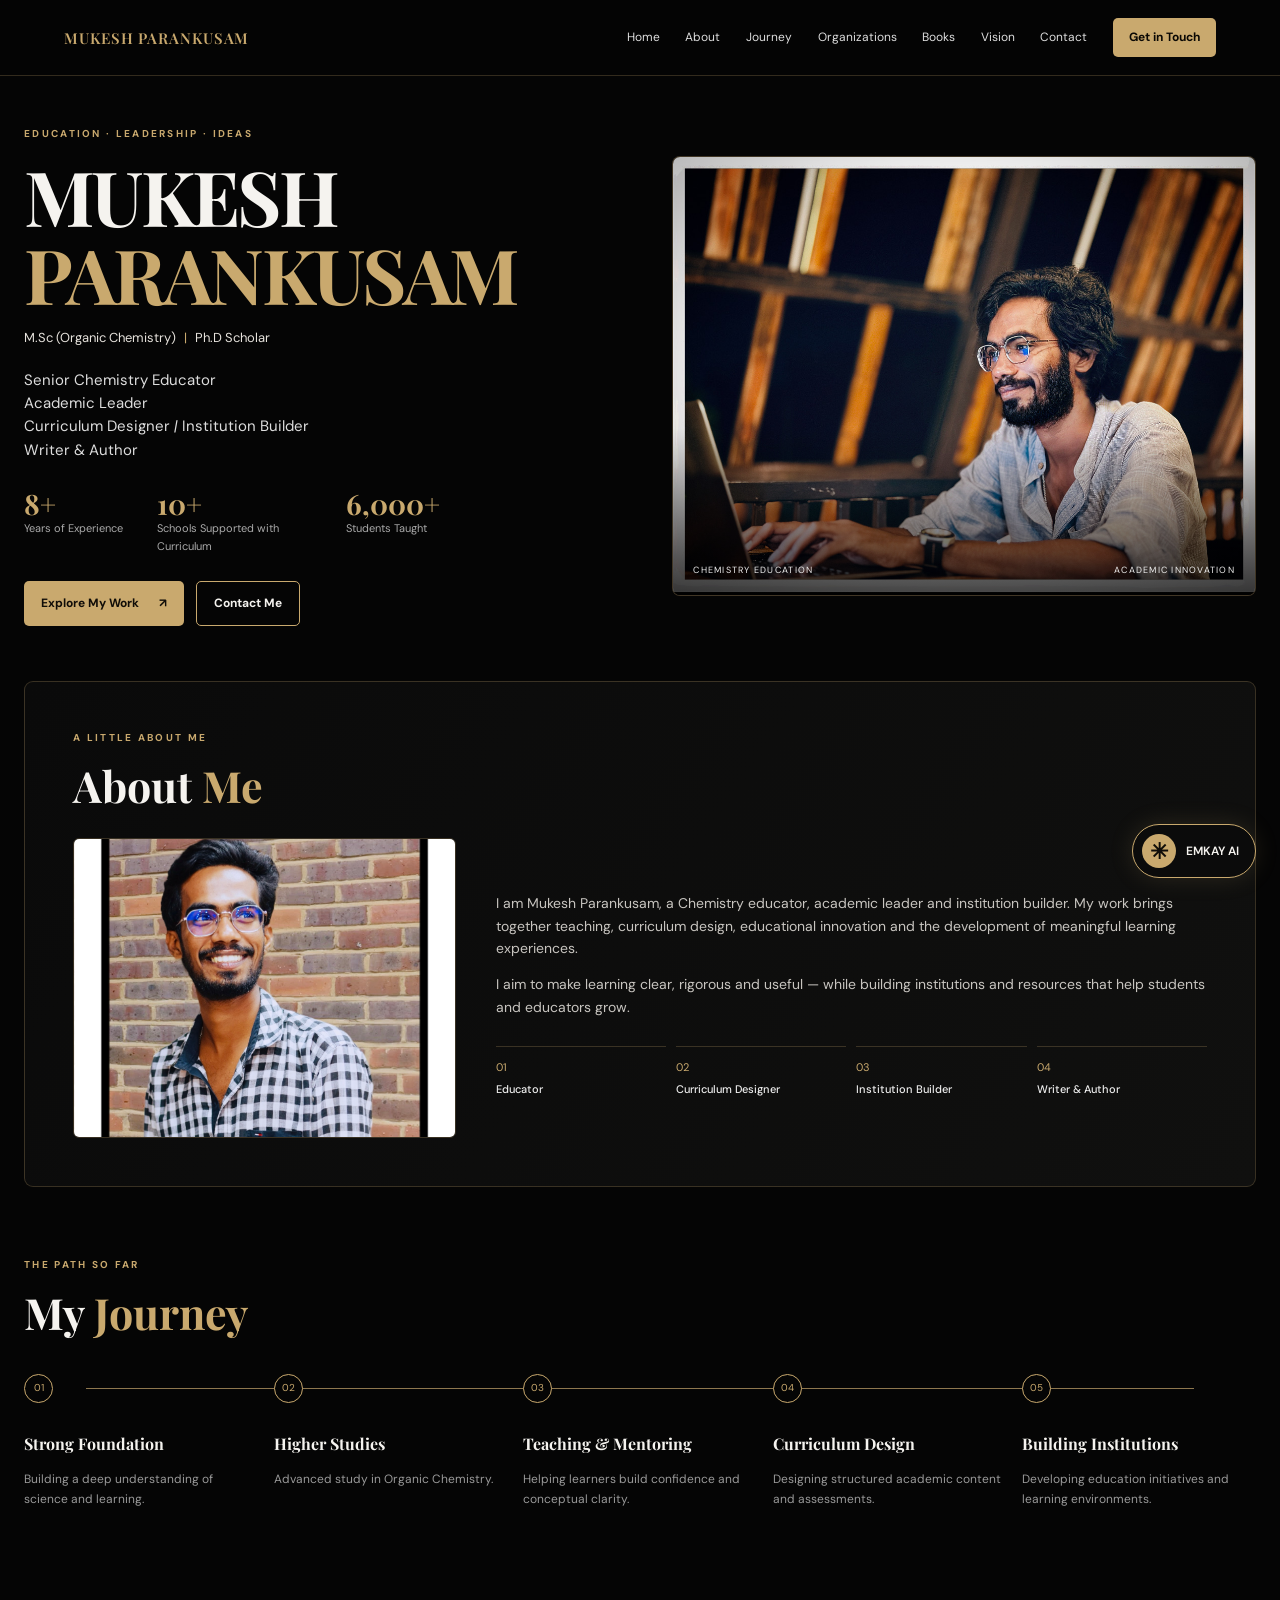
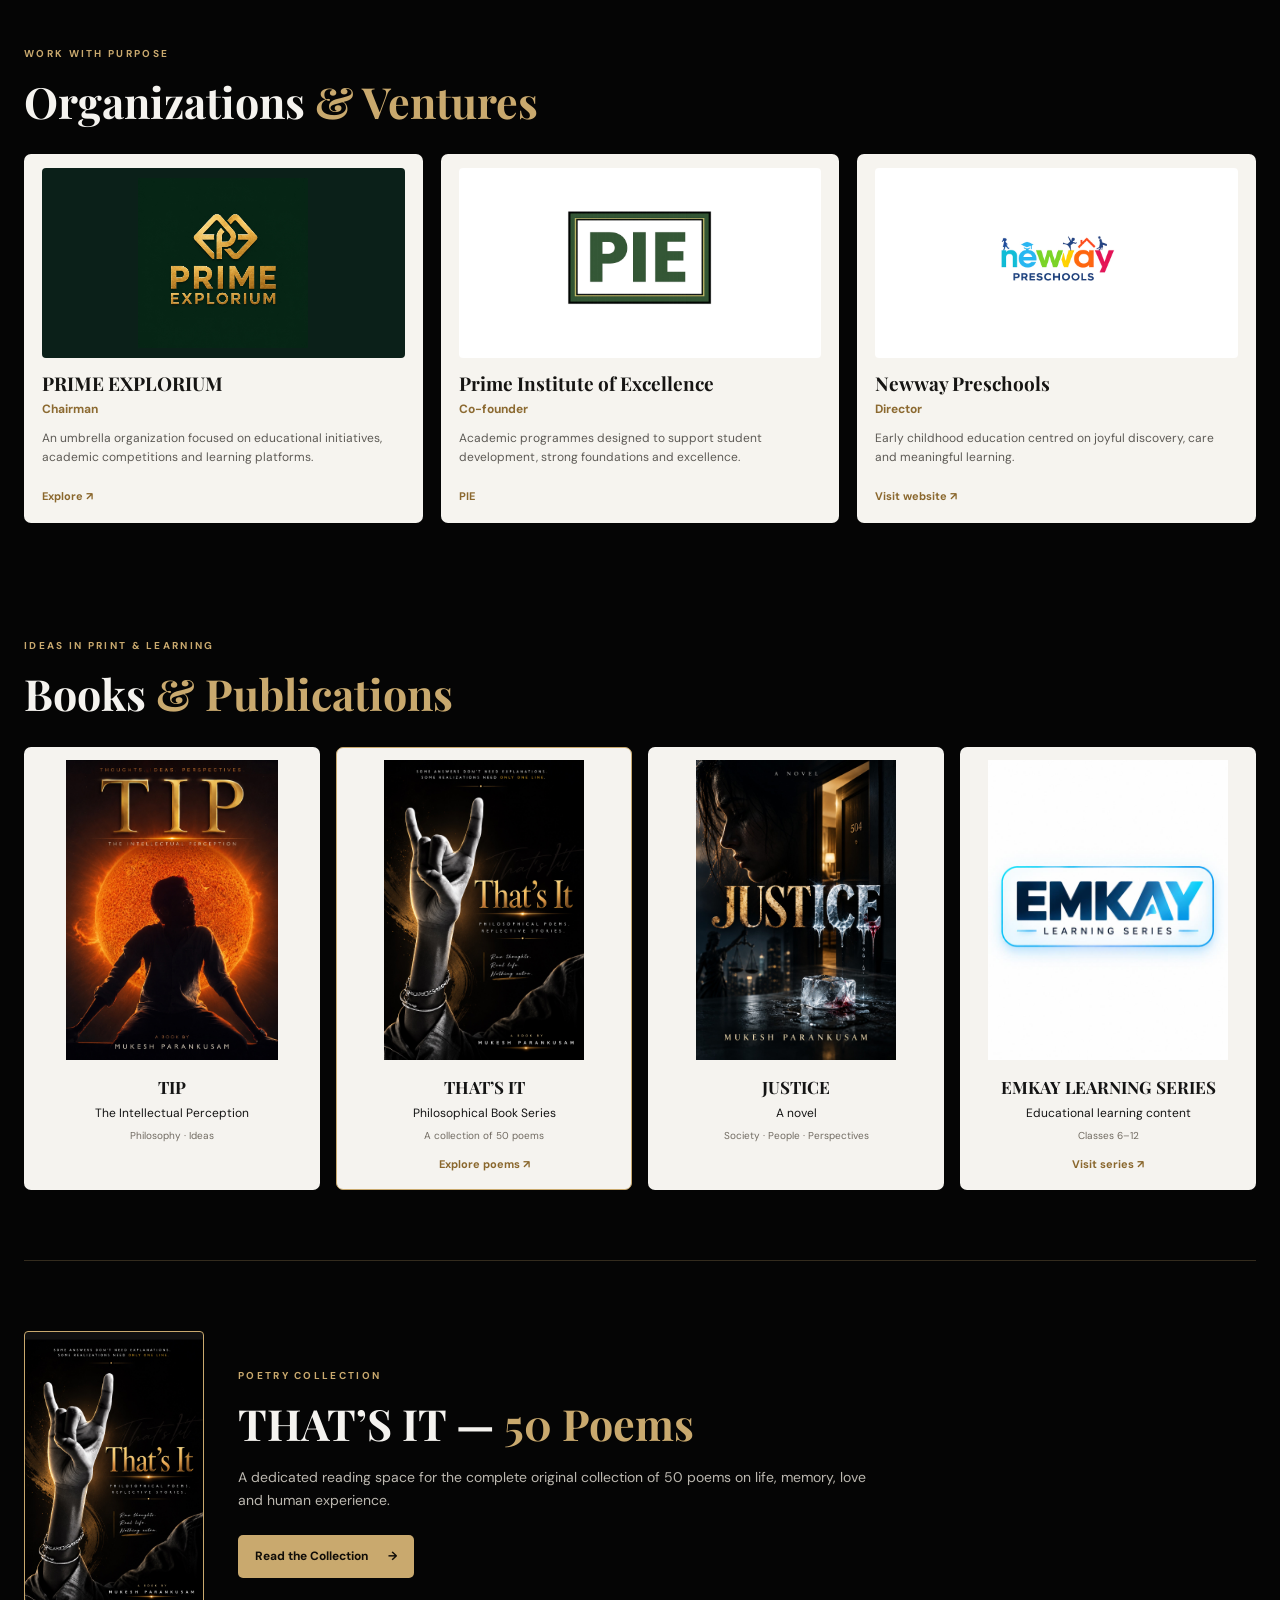
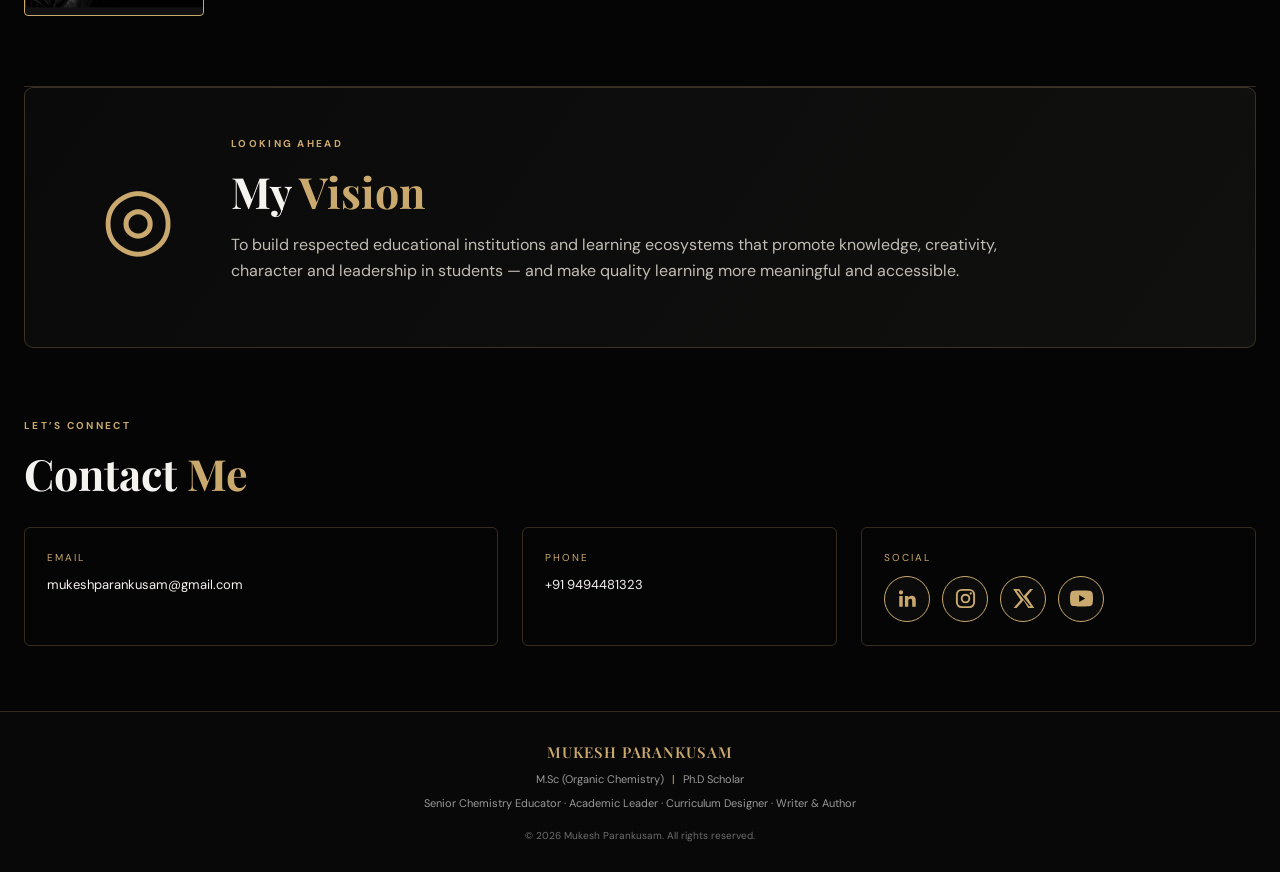
<file: index.html>
<!doctype html>
<html lang="en">
<head>
<meta charset="utf-8"><meta name="viewport" content="width=device-width,initial-scale=1">
<title>Mukesh Parankusam | Chemistry Educator & Academic Leader</title>
<meta name="description" content="Official portfolio of Mukesh Parankusam — Senior Chemistry Educator, Academic Leader, Curriculum Designer, Institution Builder, Writer and Author.">
<meta name="theme-color" content="#050505"><link rel="preconnect" href="https://fonts.googleapis.com"><link rel="preconnect" href="https://fonts.gstatic.com" crossorigin><link href="https://fonts.googleapis.com/css2?family=DM+Sans:wght@400;500;600;700&family=Playfair+Display:wght@500;600;700&display=swap" rel="stylesheet"><link rel="stylesheet" href="assets/css/style.css">
</head>
<body>
<div class="preloader" id="preloader"><div class="loader-name">MUKESH PARANKUSAM</div><div class="loader-line"><span></span></div><small>Loading portfolio</small></div>
<header class="site-header"><a class="brand" href="#home">MUKESH PARANKUSAM</a><button class="menu-toggle" aria-label="Open navigation" aria-expanded="false">☰</button><nav class="nav" id="nav"><a href="#home">Home</a><a href="#about">About</a><a href="#journey">Journey</a><a href="#organizations">Organizations</a><a href="#books">Books</a><a href="#vision">Vision</a><a href="#contact">Contact</a><a class="nav-cta" href="#contact">Get in Touch</a></nav></header>
<main>
<section class="hero section-wrap" id="home"><div class="hero-copy"><p class="eyebrow">EDUCATION · LEADERSHIP · IDEAS</p><h1>MUKESH<br><span>PARANKUSAM</span></h1><p class="qualification">M.Sc (Organic Chemistry) <i>|</i> Ph.D Scholar</p><p class="roles">Senior Chemistry Educator<br>Academic Leader<br>Curriculum Designer <i>|</i> Institution Builder<br>Writer &amp; Author</p><div class="stats"><div><strong>8+</strong><span>Years of Experience</span></div><div><strong>10+</strong><span>Schools Supported with Curriculum</span></div><div><strong>6,000+</strong><span>Students Taught</span></div></div><div class="hero-actions"><a class="button gold" href="#organizations">Explore My Work <span>↗</span></a><a class="button outline" href="#contact">Contact Me</a></div></div><div class="hero-image"><img src="assets/images/profile-hero.jpeg" alt="Mukesh Parankusam working at a laptop"><div class="image-caption"><span>CHEMISTRY EDUCATION</span><span>ACADEMIC INNOVATION</span></div></div></section>
<section class="about section-wrap panel" id="about"><div class="section-heading"><p class="eyebrow">A LITTLE ABOUT ME</p><h2>About <em>Me</em></h2></div><div class="about-grid"><div class="about-image"><img src="assets/images/profile-about.jpeg" alt="Portrait of Mukesh Parankusam"></div><div class="about-copy"><p>I am Mukesh Parankusam, a Chemistry educator, academic leader and institution builder. My work brings together teaching, curriculum design, educational innovation and the development of meaningful learning experiences.</p><p>I aim to make learning clear, rigorous and useful — while building institutions and resources that help students and educators grow.</p><div class="skill-row"><span>01 <b>Educator</b></span><span>02 <b>Curriculum Designer</b></span><span>03 <b>Institution Builder</b></span><span>04 <b>Writer &amp; Author</b></span></div></div></div></section>
<section class="journey section-wrap" id="journey"><div class="section-heading"><p class="eyebrow">THE PATH SO FAR</p><h2>My <em>Journey</em></h2></div><div class="timeline"><div><span class="timeline-dot">01</span><h3>Strong Foundation</h3><p>Building a deep understanding of science and learning.</p></div><div><span class="timeline-dot">02</span><h3>Higher Studies</h3><p>Advanced study in Organic Chemistry.</p></div><div><span class="timeline-dot">03</span><h3>Teaching &amp; Mentoring</h3><p>Helping learners build confidence and conceptual clarity.</p></div><div><span class="timeline-dot">04</span><h3>Curriculum Design</h3><p>Designing structured academic content and assessments.</p></div><div><span class="timeline-dot">05</span><h3>Building Institutions</h3><p>Developing education initiatives and learning environments.</p></div></div></section>
<section class="section-wrap" id="organizations"><div class="section-heading"><p class="eyebrow">WORK WITH PURPOSE</p><h2>Organizations <em>&amp; Ventures</em></h2></div><div class="org-grid"><a class="org-card" href="https://primeexplorium.org" target="_blank" rel="noopener"><div class="logo-area dark"><img src="assets/images/prime-explorium.jpeg" alt="PRIME EXPLORIUM logo"></div><h3>PRIME EXPLORIUM</h3><p class="role-label">Chairman</p><p>An umbrella organization focused on educational initiatives, academic competitions and learning platforms.</p><span class="card-link">Explore ↗</span></a><a class="org-card" href="#organizations"><div class="logo-area"><img src="assets/images/pie.jpeg" alt="Prime Institute of Excellence logo"></div><h3>Prime Institute of Excellence</h3><p class="role-label">Co-founder</p><p>Academic programmes designed to support student development, strong foundations and excellence.</p><span class="card-link">PIE</span></a><a class="org-card" href="http://mukeshparankusam.co.in/newway-school-website/" target="_blank" rel="noopener"><div class="logo-area"><img src="assets/images/newway.jpeg" alt="Newway Preschools logo"></div><h3>Newway Preschools</h3><p class="role-label">Director</p><p>Early childhood education centred on joyful discovery, care and meaningful learning.</p><span class="card-link">Visit website ↗</span></a></div></section>
<section class="section-wrap books-section" id="books"><div class="section-heading"><p class="eyebrow">IDEAS IN PRINT &amp; LEARNING</p><h2>Books <em>&amp; Publications</em></h2></div><div class="book-grid"><article class="book-card"><img src="assets/images/tip.jpeg" alt="TIP — The Intellectual Perception book cover"><h3>TIP</h3><p>The Intellectual Perception</p><span>Philosophy · Ideas</span></article><a class="book-card featured-book" href="poems.html"><img src="assets/images/thats-it.jpeg" alt="THAT'S IT book cover"><h3>THAT’S IT</h3><p>Philosophical Book Series</p><span>A collection of 50 poems</span><span class="card-link">Explore poems ↗</span></a><article class="book-card"><img src="assets/images/justice.jpeg" alt="JUSTICE book cover"><h3>JUSTICE</h3><p>A novel</p><span>Society · People · Perspectives</span></article><a class="book-card" href="http://mukeshparankusam.co.in/emkay-learning-series/" target="_blank" rel="noopener"><img src="assets/images/emkay-learning-series.jpeg" alt="EMKAY LEARNING SERIES logo"><h3>EMKAY LEARNING SERIES</h3><p>Educational learning content</p><span>Classes 6–12</span><span class="card-link">Visit series ↗</span></a></div></section>
<section class="poem-promo section-wrap"><div class="promo-cover"><img src="assets/images/thats-it.jpeg" alt="THAT'S IT cover"></div><div><p class="eyebrow">POETRY COLLECTION</p><h2>THAT’S IT — <em>50 Poems</em></h2><p>A dedicated reading space for the complete original collection of 50 poems on life, memory, love and human experience.</p><a class="button gold" href="poems.html">Read the Collection <span>→</span></a></div></section>
<section class="vision section-wrap panel" id="vision"><div class="vision-symbol" aria-hidden="true">◎</div><div><p class="eyebrow">LOOKING AHEAD</p><h2>My <em>Vision</em></h2><p>To build respected educational institutions and learning ecosystems that promote knowledge, creativity, character and leadership in students — and make quality learning more meaningful and accessible.</p></div></section>
<section class="section-wrap contact-section" id="contact"><div class="section-heading"><p class="eyebrow">LET’S CONNECT</p><h2>Contact <em>Me</em></h2></div><div class="contact-grid"><div><span class="contact-label">EMAIL</span><a href="mailto:mukeshparankusam@gmail.com">mukeshparankusam@gmail.com</a></div><div><span class="contact-label">PHONE</span><a href="tel:+919494481323">+91 9494481323</a></div><div><span class="contact-label">SOCIAL</span><div class="socials" aria-label="Social media links">
<a class="social-icon" href="https://www.linkedin.com/in/mukesh-parankusam-172192324" target="_blank" rel="noopener noreferrer" aria-label="LinkedIn" title="LinkedIn"><svg viewBox="0 0 24 24" aria-hidden="true"><path d="M5.2 3.5a2.2 2.2 0 1 1 0 4.4 2.2 2.2 0 0 1 0-4.4ZM3.4 9.5H7v11H3.4Zm5.9 0h3.5V11h.1a3.8 3.8 0 0 1 3.4-1.8c3.6 0 4.3 2.3 4.3 5.3v6h-3.7v-5.3c0-1.3 0-3-1.9-3s-2.2 1.4-2.2 2.9v5.4H9.3Z"/></svg></a>
<a class="social-icon" href="https://www.instagram.com/lordemkay/" target="_blank" rel="noopener noreferrer" aria-label="Instagram" title="Instagram"><svg viewBox="0 0 24 24" aria-hidden="true"><rect x="3" y="3" width="18" height="18" rx="5" fill="none" stroke="currentColor" stroke-width="2"/><circle cx="12" cy="12" r="4" fill="none" stroke="currentColor" stroke-width="2"/><circle cx="17.5" cy="6.8" r="1.2"/></svg></a>
<a class="social-icon" href="https://x.com/lordemkay" target="_blank" rel="noopener noreferrer" aria-label="X" title="X"><svg viewBox="0 0 24 24" aria-hidden="true"><path d="M18.9 2H22l-6.8 7.8L23.2 22h-6.3L12 13.9 4.8 22H1.7l7.3-8.4L1.2 2h6.5l4.5 7.5Zm-1.1 18h1.7L6.6 3.9H4.8Z"/></svg></a>
<a class="social-icon" href="https://www.youtube.com/@EmkayLearningSeries" target="_blank" rel="noopener noreferrer" aria-label="YouTube — EMKAY LEARNING SERIES" title="YouTube"><svg viewBox="0 0 24 24" aria-hidden="true"><path d="M23.5 6.2a3 3 0 0 0-2.1-2.1C19.5 3.6 12 3.6 12 3.6s-7.5 0-9.4.5A3 3 0 0 0 .5 6.2 31 31 0 0 0 0 12a31 31 0 0 0 .5 5.8 3 3 0 0 0 2.1 2.1c1.9.5 9.4.5 9.4.5s7.5 0 9.4-.5a3 3 0 0 0 2.1-2.1A31 31 0 0 0 24 12a31 31 0 0 0-.5-5.8ZM9.6 15.7V8.3l6.3 3.7Z"/></svg></a>
</div></div></div></section>
</main><footer class="footer"><a class="brand" href="#home">MUKESH PARANKUSAM</a><p>M.Sc (Organic Chemistry) <i>|</i> Ph.D Scholar</p><p>Senior Chemistry Educator · Academic Leader · Curriculum Designer · Writer &amp; Author</p><span>© <span id="year"></span> Mukesh Parankusam. All rights reserved.</span></footer>
<button class="ai-launcher" id="aiLauncher" aria-label="Open EMKAY AI chat"><span class="ai-orb">✳</span><span>EMKAY AI</span></button><aside class="chat-panel" id="chatPanel" aria-label="EMKAY AI chat" aria-hidden="true"><div class="chat-head"><div><span class="ai-dot"></span><strong>EMKAY AI</strong><small>Website assistant</small></div><button id="chatClose" aria-label="Close chat">×</button></div><div class="chat-messages" id="chatMessages"><div class="chat-bubble bot">Hello! I’m EMKAY AI. Ask me about Mukesh Parankusam, his work, books, education or learning resources.</div></div><form class="chat-form" id="chatForm"><input id="chatInput" aria-label="Your question" placeholder="Type your question…" autocomplete="off" required><button aria-label="Send message">↑</button></form><div class="chat-actions"><button type="button" id="chatNew">New conversation</button><span class="chat-note" id="chatStatus">Ask EMKAY AI about education, books, or my work.</span></div></aside>
<script src="assets/js/config.js"></script><script src="assets/js/main.js"></script>
</body></html>
</file>
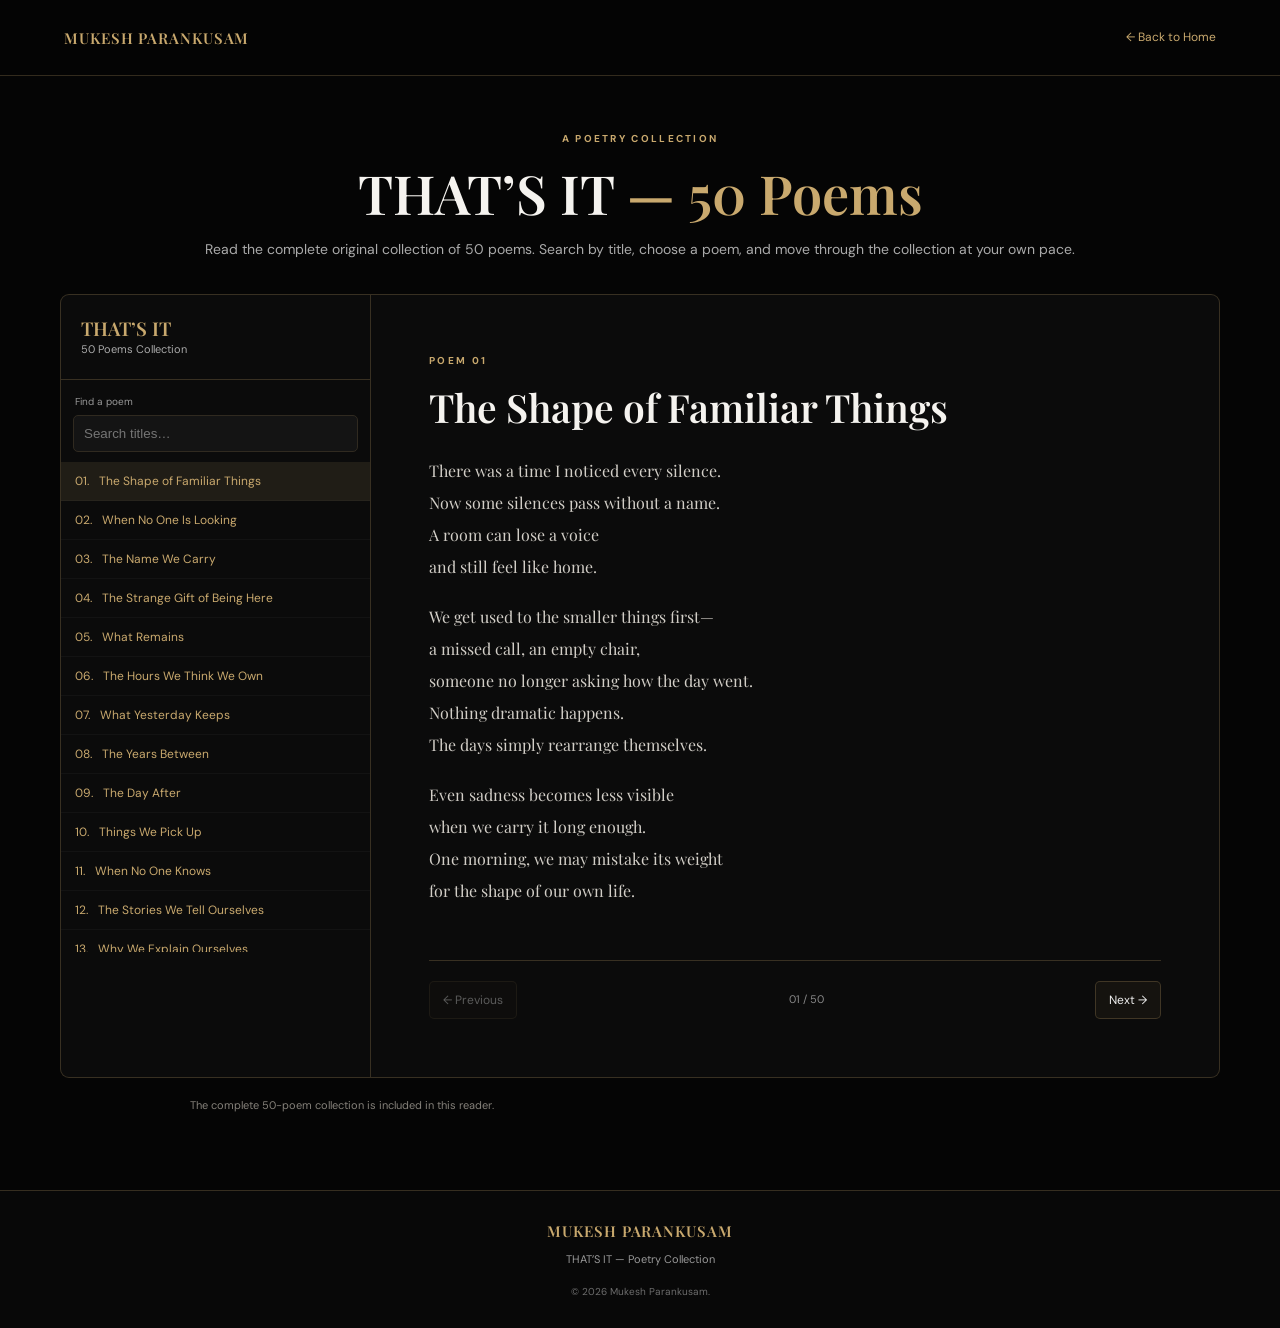
<file: poems.html>
<!doctype html><html lang="en"><head><meta charset="utf-8"><meta name="viewport" content="width=device-width,initial-scale=1"><title>THAT’S IT — 50 Poems | Mukesh Parankusam</title><meta name="description" content="Read the THAT’S IT poetry collection by Mukesh Parankusam."><link rel="preconnect" href="https://fonts.googleapis.com"><link href="https://fonts.googleapis.com/css2?family=DM+Sans:wght@400;500;600;700&family=Playfair+Display:wght@500;600;700&display=swap" rel="stylesheet"><link rel="stylesheet" href="assets/css/style.css"><link rel="stylesheet" href="assets/css/poems.css"></head><body><header class="site-header"><a class="brand" href="index.html">MUKESH PARANKUSAM</a><a class="back-home" href="index.html">← Back to Home</a></header><main class="poems-page"><div class="poems-intro"><p class="eyebrow">A POETRY COLLECTION</p><h1>THAT’S IT <em>— 50 Poems</em></h1><p>Read the complete original collection of 50 poems. Search by title, choose a poem, and move through the collection at your own pace.</p></div><div class="poem-reader"><aside class="poem-sidebar"><div class="sidebar-title"><strong>THAT’S IT</strong><span>50 Poems Collection</span></div><label class="search-label" for="poemSearch">Find a poem</label><input id="poemSearch" type="search" placeholder="Search titles…"><div class="poem-list" id="poemList" aria-label="Poem list"></div></aside><article class="poem-content"><p class="eyebrow" id="poemNumber">POEM 01</p><h2 id="poemTitle">A New Beginning</h2><div class="poem-body" id="poemBody"><p>The original poem text will appear here when the collection manuscript is added.</p></div><div class="poem-nav"><button id="prevPoem">← Previous</button><span id="poemCounter">01 / 50</span><button id="nextPoem">Next →</button></div></article></div><p class="collection-note">The complete 50-poem collection is included in this reader.</p></main><footer class="footer"><a class="brand" href="index.html">MUKESH PARANKUSAM</a><p>THAT’S IT — Poetry Collection</p><span>© <span id="year"></span> Mukesh Parankusam.</span></footer><script src="assets/js/poems-data.js"></script><script src="assets/js/poems.js"></script></body></html>
</file>
<file: assets/css/style.css>
:root{--black:#050505;--soft:#0b0b0b;--panel:#111;--white:#f5f3ef;--silver:#b8b8b8;--gold:#c9a96e;--line:rgba(201,169,110,.24);--serif:'Playfair Display',Georgia,serif;--sans:'DM Sans',Arial,sans-serif}*{box-sizing:border-box}html{scroll-behavior:smooth;scroll-padding-top:86px}body{margin:0;background:var(--black);color:var(--white);font-family:var(--sans);line-height:1.6}a{color:inherit;text-decoration:none}img{display:block;max-width:100%}.preloader{position:fixed;inset:0;background:#030303;z-index:1000;display:flex;flex-direction:column;align-items:center;justify-content:center;gap:20px;transition:opacity .6s,visibility .6s}.preloader.done{opacity:0;visibility:hidden}.loader-name{font-family:var(--serif);letter-spacing:.22em;color:var(--gold);font-size:clamp(16px,2vw,25px);text-align:center}.loader-line{width:170px;height:2px;background:#29251f;overflow:hidden}.loader-line span{display:block;height:100%;background:var(--gold);animation:load 1.2s ease-in-out infinite}@keyframes load{from{width:0}to{width:100%}}.preloader small{color:#777;font-size:11px;letter-spacing:.15em}.site-header{height:76px;padding:0 clamp(20px,5vw,76px);display:flex;align-items:center;justify-content:space-between;gap:20px;border-bottom:1px solid var(--line);background:rgba(5,5,5,.92);position:sticky;top:0;z-index:50;backdrop-filter:blur(14px)}.brand{font-family:var(--serif);color:var(--gold);font-weight:600;letter-spacing:.06em;font-size:15px;white-space:nowrap}.nav{display:flex;align-items:center;gap:clamp(12px,2vw,27px);font-size:12px;color:#ddd}.nav a{transition:color .2s}.nav a:hover{color:var(--gold)}.nav-cta{background:var(--gold);color:#0a0804!important;padding:10px 16px;border-radius:5px;font-weight:700}.menu-toggle{display:none;background:none;border:1px solid var(--line);color:var(--gold);font-size:22px;border-radius:5px;padding:4px 10px}.section-wrap{width:min(1240px,calc(100% - 48px));margin:0 auto;padding:70px 0}.hero{display:grid;grid-template-columns:1fr .95fr;align-items:center;gap:34px;min-height:560px;padding-top:50px;padding-bottom:55px}.eyebrow{font-size:10px;letter-spacing:.23em;color:var(--gold);font-weight:700;margin:0 0 15px}.hero h1{font-family:var(--serif);font-size:clamp(42px,6vw,76px);line-height:1.02;letter-spacing:-.035em;margin:0 0 16px}.hero h1 span{color:var(--gold)}.qualification{font-size:13px;color:#e6e2dc}.qualification i,.footer i{color:var(--gold);font-style:normal;padding:0 5px}.roles{font-size:15px;line-height:1.55;color:#ddd;margin:20px 0}.stats{display:flex;gap:34px;margin:25px 0}.stats div{display:flex;flex-direction:column}.stats strong{font-family:var(--serif);font-size:28px;color:var(--gold);line-height:1.2}.stats span{font-size:11px;color:#aaa;max-width:155px}.hero-actions{display:flex;gap:12px;flex-wrap:wrap}.button{display:inline-flex;align-items:center;justify-content:center;gap:20px;padding:12px 17px;border-radius:5px;font-size:12px;font-weight:700;transition:transform .2s,background .2s}.button:hover{transform:translateY(-2px)}.button.gold{background:var(--gold);color:#100d08}.button.outline{border:1px solid var(--gold);color:var(--white)}.hero-image{height:440px;position:relative;overflow:hidden;border:1px solid var(--line);border-radius:8px;background:#16120e}.hero-image:after{content:"";position:absolute;inset:0;background:linear-gradient(0deg,rgba(0,0,0,.7),transparent 38%)}.hero-image img{width:100%;height:100%;object-fit:cover;object-position:center 38%}.image-caption{position:absolute;bottom:18px;left:20px;right:20px;z-index:1;display:flex;justify-content:space-between;color:#eee;font-size:9px;letter-spacing:.14em}.panel{border:1px solid var(--line);background:linear-gradient(125deg,#0a0a0a,#10100f);border-radius:9px;padding:clamp(24px,4vw,48px)}.section-heading{margin-bottom:28px}.section-heading h2,.vision h2,.poem-promo h2{font-family:var(--serif);font-size:clamp(29px,4vw,43px);line-height:1.15;margin:0}.section-heading h2 em,.vision h2 em,.poem-promo h2 em{font-style:normal;color:var(--gold)}.about-grid{display:grid;grid-template-columns:.7fr 1.3fr;gap:40px;align-items:center}.about-image{height:300px;overflow:hidden;border-radius:6px;border:1px solid var(--line)}.about-image img{width:100%;height:100%;object-fit:cover;object-position:center 30%}.about-copy p{color:#c8c5c0;font-size:14px;max-width:720px}.skill-row{display:grid;grid-template-columns:repeat(4,1fr);gap:10px;margin-top:28px}.skill-row span{border-top:1px solid var(--line);padding-top:12px;color:var(--gold);font-size:11px}.skill-row b{display:block;color:#eee;font-weight:500;margin-top:4px}.journey{padding-bottom:55px}.timeline{display:grid;grid-template-columns:repeat(5,1fr);gap:16px;position:relative}.timeline:before{content:"";position:absolute;top:22px;left:5%;right:5%;height:1px;background:var(--gold);opacity:.7}.timeline>div{position:relative;padding-top:52px}.timeline-dot{position:absolute;top:8px;left:0;width:29px;height:29px;display:grid;place-items:center;border:1px solid var(--gold);border-radius:50%;background:var(--black);font-size:10px;color:var(--gold)}.timeline h3{font-family:var(--serif);font-size:16px;line-height:1.3}.timeline p{font-size:12px;color:#999}.org-grid{display:grid;grid-template-columns:repeat(3,1fr);gap:18px}.org-card{display:flex;flex-direction:column;background:#f6f4ef;color:#161513;border-radius:7px;padding:14px 18px 18px;min-height:320px;transition:transform .25s,box-shadow .25s}.org-card:hover,.book-card:hover{transform:translateY(-4px);box-shadow:0 12px 34px #0008}.logo-area{height:110px;display:grid;place-items:center;background:#fff;border-radius:4px;margin-bottom:14px;padding:12px}.logo-area.dark{background:#0b2019}.logo-area img{width:100%;height:100%;object-fit:contain}.org-card h3{font-family:var(--serif);font-size:19px;line-height:1.2;margin:0 0 5px}.role-label{color:#8c6a31!important;font-weight:700;margin:0 0 10px!important;font-size:12px!important}.org-card p{font-size:12px;color:#5d5a55;margin:0 0 8px}.card-link{font-size:11px;font-weight:700;color:#8a672d;margin-top:auto;padding-top:12px}.books-section{padding-top:45px}.book-grid{display:grid;grid-template-columns:repeat(4,1fr);gap:16px}.book-card{background:#f5f3ef;color:#141414;border-radius:7px;padding:15px;text-align:center;display:flex;flex-direction:column;align-items:center;min-width:0;transition:transform .25s,box-shadow .25s;border:1px solid transparent}.featured-book{border-color:var(--gold)}.book-card img{height:185px;width:100%;object-fit:contain;margin-bottom:12px}.book-card h3{font-family:var(--serif);font-size:17px;margin:0 0 3px}.book-card p{font-size:12px;margin:0 0 5px}.book-card>span:not(.card-link){font-size:10px;color:#716b62}.book-card .card-link{color:#8a672d}.poem-promo{display:grid;grid-template-columns:180px 1fr;gap:34px;align-items:center;border-top:1px solid var(--line);border-bottom:1px solid var(--line)}.promo-cover{height:250px;background:#111;padding:8px;border:1px solid var(--gold);border-radius:4px}.promo-cover img{width:100%;height:100%;object-fit:contain}.poem-promo p:not(.eyebrow){color:#bcb8b0;max-width:650px;font-size:14px;margin:18px 0 24px}.vision{display:grid;grid-template-columns:130px 1fr;align-items:center;gap:28px}.vision-symbol{font-size:85px;line-height:1;color:var(--gold);text-align:center}.vision p:last-child{color:#c1bdb5;max-width:800px}.contact-section{padding-bottom:65px}.contact-grid{display:grid;grid-template-columns:1.2fr .8fr 1fr;gap:24px}.contact-grid>div{padding:22px;border:1px solid var(--line);border-radius:6px;display:flex;flex-direction:column;gap:9px}.contact-label{font-size:10px;letter-spacing:.2em;color:var(--gold)}.contact-grid a{font-size:13px;overflow-wrap:anywhere}.socials{display:flex;align-items:center;flex-wrap:wrap;gap:10px}.social-icon{width:38px;height:38px;display:inline-flex;align-items:center;justify-content:center;border:1px solid var(--line);border-radius:50%;color:var(--gold)!important;transition:background .2s,color .2s,transform .2s}.social-icon:hover{background:var(--gold);color:#090909!important;transform:translateY(-2px)}.social-icon svg{width:17px;height:17px;fill:currentColor}.stats{flex-wrap:wrap}.stats span{max-width:155px}.footer{border-top:1px solid var(--line);padding:28px clamp(24px,5vw,76px);text-align:center;background:#080808}.footer p{font-size:11px;color:#999;margin:6px}.footer>span{display:block;font-size:10px;color:#6d6d6d;margin-top:16px}.ai-launcher{position:fixed;right:24px;bottom:22px;z-index:70;display:flex;align-items:center;gap:10px;border:1px solid var(--gold);background:#0b0b0b;color:var(--white);border-radius:40px;padding:9px 16px 9px 9px;box-shadow:0 0 25px #c9a96e25;cursor:pointer;font:600 12px var(--sans)}.ai-orb{width:34px;height:34px;display:grid;place-items:center;border-radius:50%;background:var(--gold);color:#100d08;font-size:22px}.chat-panel{position:fixed;right:24px;bottom:83px;width:min(360px,calc(100vw - 32px));height:480px;max-height:calc(100dvh - 120px);z-index:71;background:#0d0d0d;border:1px solid var(--gold);border-radius:12px;box-shadow:0 18px 70px #000b;display:flex;flex-direction:column;overflow:hidden;opacity:0;visibility:hidden;transform:translateY(12px);transition:.22s}.chat-panel.open{opacity:1;visibility:visible;transform:none}.chat-head{padding:15px 16px;border-bottom:1px solid var(--line);display:flex;align-items:center;justify-content:space-between}.chat-head>div{display:grid;grid-template-columns:12px auto;column-gap:8px;align-items:center}.chat-head strong{font-family:var(--serif);color:var(--gold);letter-spacing:.05em}.chat-head small{grid-column:2;color:#888;font-size:10px}.ai-dot{width:8px;height:8px;background:#77b78d;border-radius:50%;grid-row:span 2}.chat-head button{background:none;color:#ddd;border:0;font-size:25px;cursor:pointer}.chat-messages{padding:15px;flex:1;overflow:auto;display:flex;flex-direction:column;gap:12px}.chat-bubble{font-size:12px;line-height:1.5;padding:11px 13px;border-radius:10px;max-width:90%;white-space:pre-wrap}.chat-bubble.bot{background:#f2f0eb;color:#222;align-self:flex-start;border-bottom-left-radius:3px}.chat-bubble.user{background:#24364c;color:#fff;align-self:flex-end;border-bottom-right-radius:3px}.chat-form{display:flex;gap:8px;padding:12px;border-top:1px solid var(--line)}.chat-form input{min-width:0;flex:1;border:1px solid #333;border-radius:6px;background:#171717;color:#fff;padding:11px;font:12px var(--sans);outline:none}.chat-form input:focus{border-color:var(--gold)}.chat-form button{width:40px;border:0;border-radius:6px;background:var(--gold);color:#111;font-size:20px;cursor:pointer}.chat-note{font-size:9px;color:#777;text-align:center;margin:0 0 10px}.fade-in{animation:fadeIn .7s ease both}@keyframes fadeIn{from{opacity:0;transform:translateY(14px)}to{opacity:1;transform:none}}@media(max-width:900px){.site-header{height:68px}.menu-toggle{display:block}.nav{display:none;position:absolute;top:68px;left:0;right:0;padding:18px 24px 24px;background:#090909;border-bottom:1px solid var(--line);flex-direction:column;align-items:stretch;gap:15px}.nav.open{display:flex}.nav-cta{text-align:center}.hero{grid-template-columns:1fr 1fr;gap:20px;min-height:0}.hero-image{height:380px}.hero h1{font-size:clamp(38px,6vw,60px)}.org-card{padding:12px;min-height:335px}.book-card img{height:150px}.contact-grid{grid-template-columns:1fr 1fr}.contact-grid>div:last-child{grid-column:1/-1}}@media(max-width:620px){.section-wrap{width:calc(100% - 34px);padding:48px 0}.site-header{padding:0 17px}.brand{font-size:12px}.hero{grid-template-columns:1fr;padding-top:35px;gap:24px}.hero h1{font-size:53px}.hero-image{height:330px;grid-row:1}.hero-copy{grid-row:2}.stats{gap:24px}.panel{padding:22px 18px}.about-grid{grid-template-columns:1fr;gap:20px}.about-image{height:280px;max-width:340px}.skill-row{grid-template-columns:1fr 1fr}.timeline{grid-template-columns:1fr 1fr;gap:18px}.timeline:before{display:none}.timeline>div{padding-top:40px}.timeline-dot{top:0}.org-grid{grid-template-columns:1fr}.org-card{min-height:0;padding:16px}.logo-area{height:120px}.book-grid{grid-template-columns:1fr 1fr;gap:10px}.book-card{padding:10px}.book-card img{height:145px}.book-card h3{font-size:15px}.poem-promo{grid-template-columns:110px 1fr;gap:18px}.promo-cover{height:180px}.poem-promo h2{font-size:27px}.poem-promo p:not(.eyebrow){font-size:12px}.button{padding:11px 12px;gap:9px;font-size:11px}.vision{grid-template-columns:58px 1fr;gap:14px}.vision-symbol{font-size:55px}.contact-grid{grid-template-columns:1fr}.contact-grid>div:last-child{grid-column:auto}.ai-launcher{right:14px;bottom:14px}.chat-panel{right:12px;bottom:73px}.footer{padding:25px 18px}}@media(prefers-reduced-motion:reduce){html{scroll-behavior:auto}*,*:before,*:after{animation-duration:.01ms!important;transition-duration:.01ms!important}}


/* Image sizing refinement: make artwork use its display area better without distorting it. */
.logo-area{height:145px;padding:4px;overflow:hidden}
.logo-area img{width:100%;height:100%;object-fit:contain;object-position:center;transform:scale(1.08)}
.logo-area.dark img{transform:scale(1.12)}
.book-card{padding:12px 10px 15px}
.book-card img{width:100%;height:230px;object-fit:contain;object-position:center;margin:0 auto 12px}
.featured-book img{transform:scale(1.04)}
.promo-cover{height:285px;padding:4px;overflow:hidden}
.promo-cover img{object-fit:contain;object-position:center;transform:scale(1.05)}
.social-icon{width:42px;height:42px}
.social-icon svg{width:22px;height:22px}
@media(max-width:900px){.logo-area{height:132px}.book-card img{height:190px}.promo-cover{height:240px}}
@media(max-width:620px){.logo-area{height:145px;padding:5px}.book-card{padding:9px 7px 12px}.book-card img{height:170px}.promo-cover{height:190px}}


/* FINAL FIX: organization logos, book covers, and social icons */
.logo-area {
  height: 190px !important;
  padding: 10px !important;
  display: flex !important;
  align-items: center !important;
  justify-content: center !important;
  overflow: hidden;
}
.logo-area img {
  display: block !important;
  width: 100% !important;
  height: 100% !important;
  max-width: 100% !important;
  object-fit: contain !important;
  object-position: center !important;
  transform: none !important;
}
.book-card {
  min-width: 0;
}
.book-card > img {
  display: block !important;
  width: 100% !important;
  height: 300px !important;
  object-fit: contain !important;
  object-position: center !important;
  margin: 0 auto 14px !important;
  transform: none !important;
}
.promo-cover {
  display: flex !important;
  align-items: center !important;
  justify-content: center !important;
  overflow: hidden;
}
.promo-cover img {
  display: block !important;
  width: 100% !important;
  height: 100% !important;
  object-fit: contain !important;
  object-position: center !important;
}
.contact-grid .socials {
  display: flex !important;
  flex-direction: row !important;
  flex-wrap: wrap !important;
  align-items: center !important;
  gap: 12px !important;
  min-height: 48px;
  visibility: visible !important;
  opacity: 1 !important;
}
.contact-grid a.social-icon {
  display: inline-flex !important;
  flex: 0 0 46px !important;
  width: 46px !important;
  height: 46px !important;
  align-items: center !important;
  justify-content: center !important;
  border: 1px solid var(--gold) !important;
  border-radius: 50% !important;
  color: var(--gold) !important;
  background: var(--soft) !important;
  visibility: visible !important;
  opacity: 1 !important;
  overflow: visible !important;
}
.contact-grid a.social-icon svg {
  display: block !important;
  width: 23px !important;
  height: 23px !important;
  fill: currentColor;
  color: currentColor;
  visibility: visible !important;
  opacity: 1 !important;
}
.contact-grid a.social-icon:hover {
  color: var(--black) !important;
  background: var(--gold) !important;
}
@media (max-width: 900px) {
  .logo-area { height: 170px !important; }
  .book-card > img { height: 260px !important; }
}
@media (max-width: 620px) {
  .logo-area { height: 155px !important; }
  .book-card > img { height: 220px !important; }
  .contact-grid .socials { gap: 9px !important; }
}
</file>
<file: assets/css/poems.css>
.back-home{font-size:12px;color:var(--gold)}.poems-page{width:min(1160px,calc(100% - 36px));margin:0 auto;padding:55px 0 75px}.poems-intro{text-align:center;margin-bottom:34px}.poems-intro h1{font:600 clamp(32px,5vw,54px)/1.15 var(--serif);margin:0}.poems-intro h1 em{font-style:normal;color:var(--gold)}.poems-intro>p:last-child{color:#aaa;font-size:14px}.poem-reader{display:grid;grid-template-columns:310px 1fr;min-height:570px;border:1px solid var(--line);border-radius:9px;overflow:hidden;background:#0b0b0b}.poem-sidebar{border-right:1px solid var(--line);display:flex;flex-direction:column;min-height:0}.sidebar-title{padding:20px;border-bottom:1px solid var(--line);display:flex;flex-direction:column}.sidebar-title strong{font:600 19px var(--serif);color:var(--gold)}.sidebar-title span{font-size:11px;color:#aaa}.search-label{padding:14px 14px 5px;font-size:10px;color:#999}.poem-sidebar input{margin:0 12px 10px;padding:10px;background:#141414;border:1px solid #302a20;color:#eee;border-radius:5px;outline:none}.poem-list{overflow:auto;max-height:490px}.poem-item{width:100%;text-align:left;display:flex;gap:10px;padding:11px 14px;border:0;border-bottom:1px solid #ffffff08;background:transparent;color:#c7c3bc;font:12px var(--sans);cursor:pointer}.poem-item span{color:var(--gold);font-variant-numeric:tabular-nums}.poem-item:hover,.poem-item.active{background:#c9a96e1c;color:#fff}.poem-content{padding:clamp(24px,5vw,58px);display:flex;flex-direction:column}.poem-content h2{font:600 clamp(27px,4vw,39px)/1.2 var(--serif);margin:0 0 24px}.poem-body{white-space:pre-line;color:#d2cec7;font:16px/2 var(--serif);flex:1}.poem-body p{margin:0 0 18px}.poem-nav{display:flex;justify-content:space-between;align-items:center;gap:12px;border-top:1px solid var(--line);padding-top:20px;margin-top:35px}.poem-nav button{border:1px solid var(--line);background:#15130f;color:#eee;border-radius:5px;padding:10px 13px;font:12px var(--sans);cursor:pointer}.poem-nav button:disabled{opacity:.35;cursor:not-allowed}.poem-nav span{font-size:11px;color:#888}.collection-note{font-size:11px;line-height:1.7;color:#85817a;margin:18px auto 0;max-width:900px}.collection-note code{color:var(--gold)}@media(max-width:700px){.poem-reader{grid-template-columns:1fr}.poem-sidebar{border-right:0;border-bottom:1px solid var(--line)}.poem-list{display:grid;grid-template-columns:1fr 1fr;max-height:230px}.poem-item{padding:10px;font-size:11px}.poem-content{min-height:390px;padding:25px 20px}.poem-body{font-size:15px}.poems-page{padding-top:35px}}
</file>
